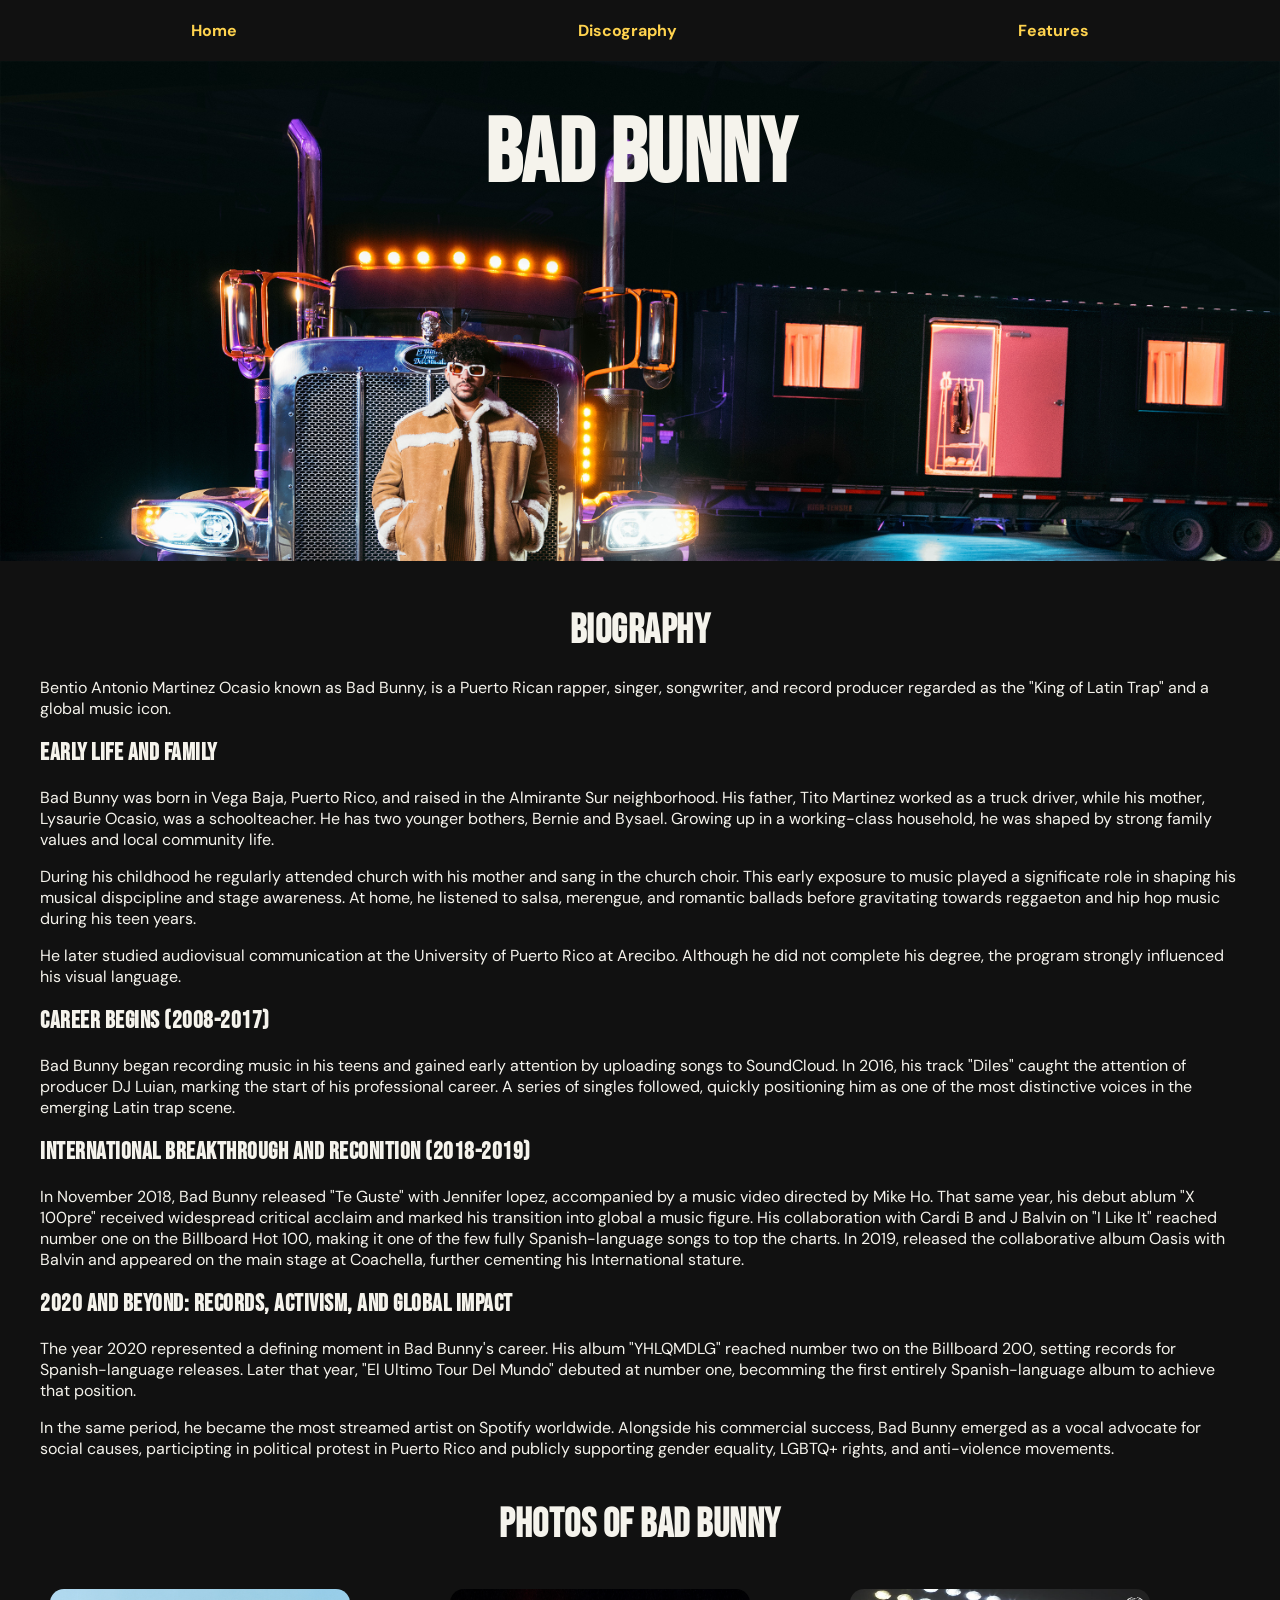
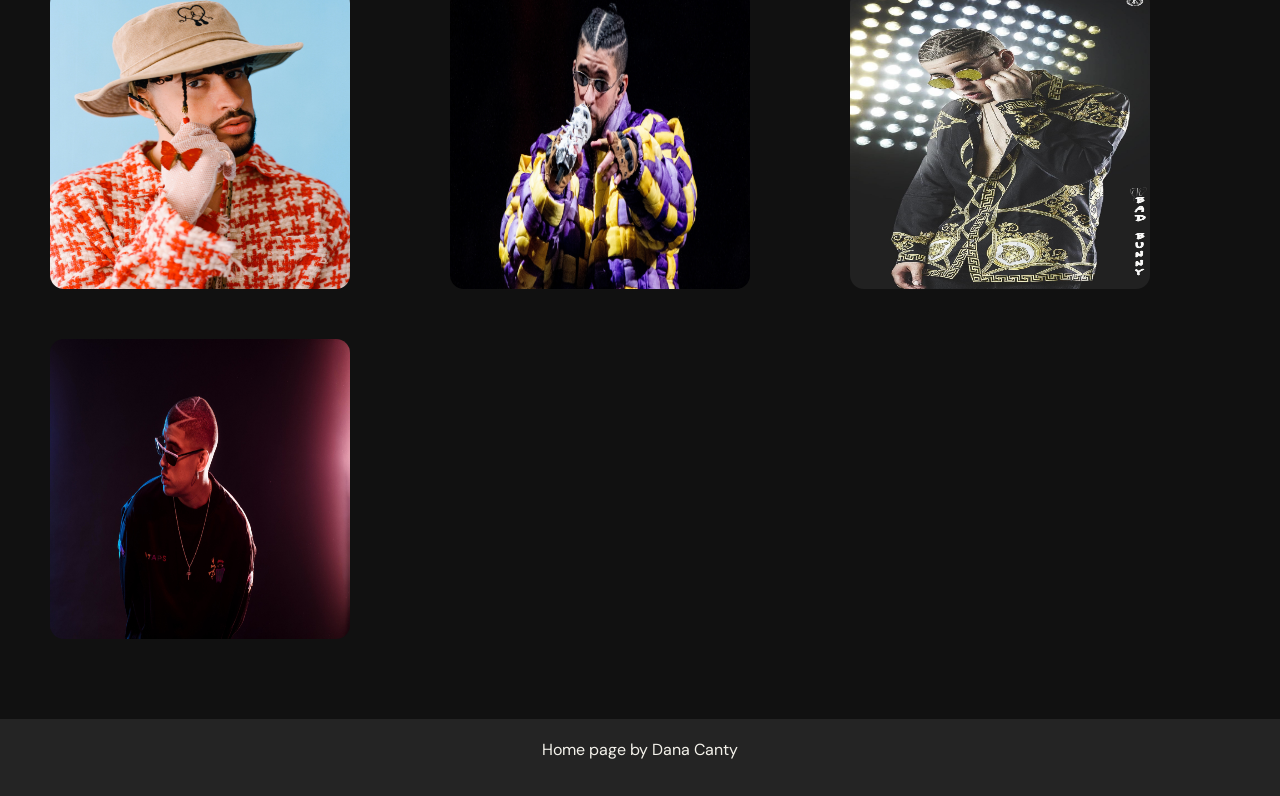
<file: index.html>
<!DOCTYPE html>
<html lang="en">
<head>
    <meta charset="UTF-8">
    <meta name="viewport" content="width=device-width, initial-scale=1.0">
    <title>Bad Bunny</title>
    <link rel="stylesheet" href="style.css">
</head>
<body>
    <nav class="main-nav">
        <a class="main-nav__link" href="index.html">Home</a>
        <a class="main-nav__link" href="discography.html">Discography</a>
        <a class="main-nav__link" href="features.html">Features</a>
    </nav>
    <header class="jumbotron">
        <p class="jumbotron__main-text">Bad Bunny</p>
    </header>
    <main class="main-content">
        <h2>Biography</h2>
        <p>
            Bentio Antonio Martinez Ocasio known as Bad Bunny, is a Puerto Rican rapper, singer, songwriter, and record producer regarded as the "King of Latin Trap" and a global music icon.
        </p>
        <h3>Early Life and Family</h3>
        <p>
            Bad Bunny was born in  Vega Baja, Puerto Rico, and raised in the Almirante Sur neighborhood. His father, Tito Martinez worked as a truck driver, while his mother, Lysaurie Ocasio, was a schoolteacher. He has two younger bothers, Bernie and Bysael. Growing up in a working-class household, he was shaped by strong family values and local community life.
        </p>
        <p>
            During his childhood he regularly attended church with his mother and sang in the church choir. This early exposure to music played a significate role in shaping his musical dispcipline and stage awareness. At home, he listened to salsa, merengue, and romantic ballads before gravitating towards reggaeton and hip hop music during his teen years.
        </p>
        <p>
            He later studied audiovisual communication at the University of Puerto Rico at Arecibo. Although he did not complete his degree, the program strongly influenced his visual language.
        </p>
        <h3>Career Begins (2008-2017)</h3>
        <p>
            Bad Bunny began recording music in his teens and gained early attention by uploading songs to SoundCloud. In 2016, his track "Diles" caught the attention of producer DJ Luian, marking the start of his professional career. A series of singles followed, quickly positioning him as one of the most distinctive voices in the emerging Latin trap scene.
        </p>
        <h3>International Breakthrough and Reconition (2018-2019)</h3>
        <p> 
            In November 2018, Bad Bunny released "Te Guste" with Jennifer lopez, accompanied by a music video directed by Mike Ho. That same year, his debut ablum "X 100pre" received widespread critical acclaim and marked his transition into global a music figure. His collaboration with Cardi B and J Balvin on "I Like It" reached number one on the Billboard Hot 100, making it one of the few fully Spanish-language songs to top the charts. In 2019, released the collaborative album Oasis with Balvin and appeared on the main stage at Coachella, further cementing his International stature.
        </p>
        <h3>2020 and Beyond: Records, Activism, and Global Impact</h3>
        <p>
            The year 2020 represented a defining moment in Bad Bunny's career. His album "YHLQMDLG" reached number two on the Billboard 200, setting records for Spanish-language releases. Later that year, "El Ultimo Tour Del Mundo" debuted at number one, becomming the first entirely Spanish-language album to achieve that position. 
        </p>
        <p>
            In the same period, he became the most streamed artist on Spotify worldwide. Alongside his commercial success, Bad Bunny emerged as a vocal advocate for social causes, participting in political protest in Puerto Rico and publicly supporting gender equality, LGBTQ+ rights, and anti-violence movements.
        </p>
        <div class="pics">
            <h2>Photos of Bad Bunny</h2>
        </div>
        <section class="image_container">
            <img class="image" src="pics/1605950-1800x2111-iphone-hd-bad-bunny-wallpaper.jpg" alt="">
            <img class="image" src="pics/bad-bunny-background-image.jpg" alt="">
            <img class="image" src="pics/bad-bunny-wallpaper-photo.jpg" alt="">
            <img class="image" src="pics/purple-bunny-photo.jpg" alt=""> 
        </section>
    </main>
    <footer class="footer">
        <p class="footer__credit">Home page by Dana Canty</p>
    </footer>
</body>
</html>
</file>
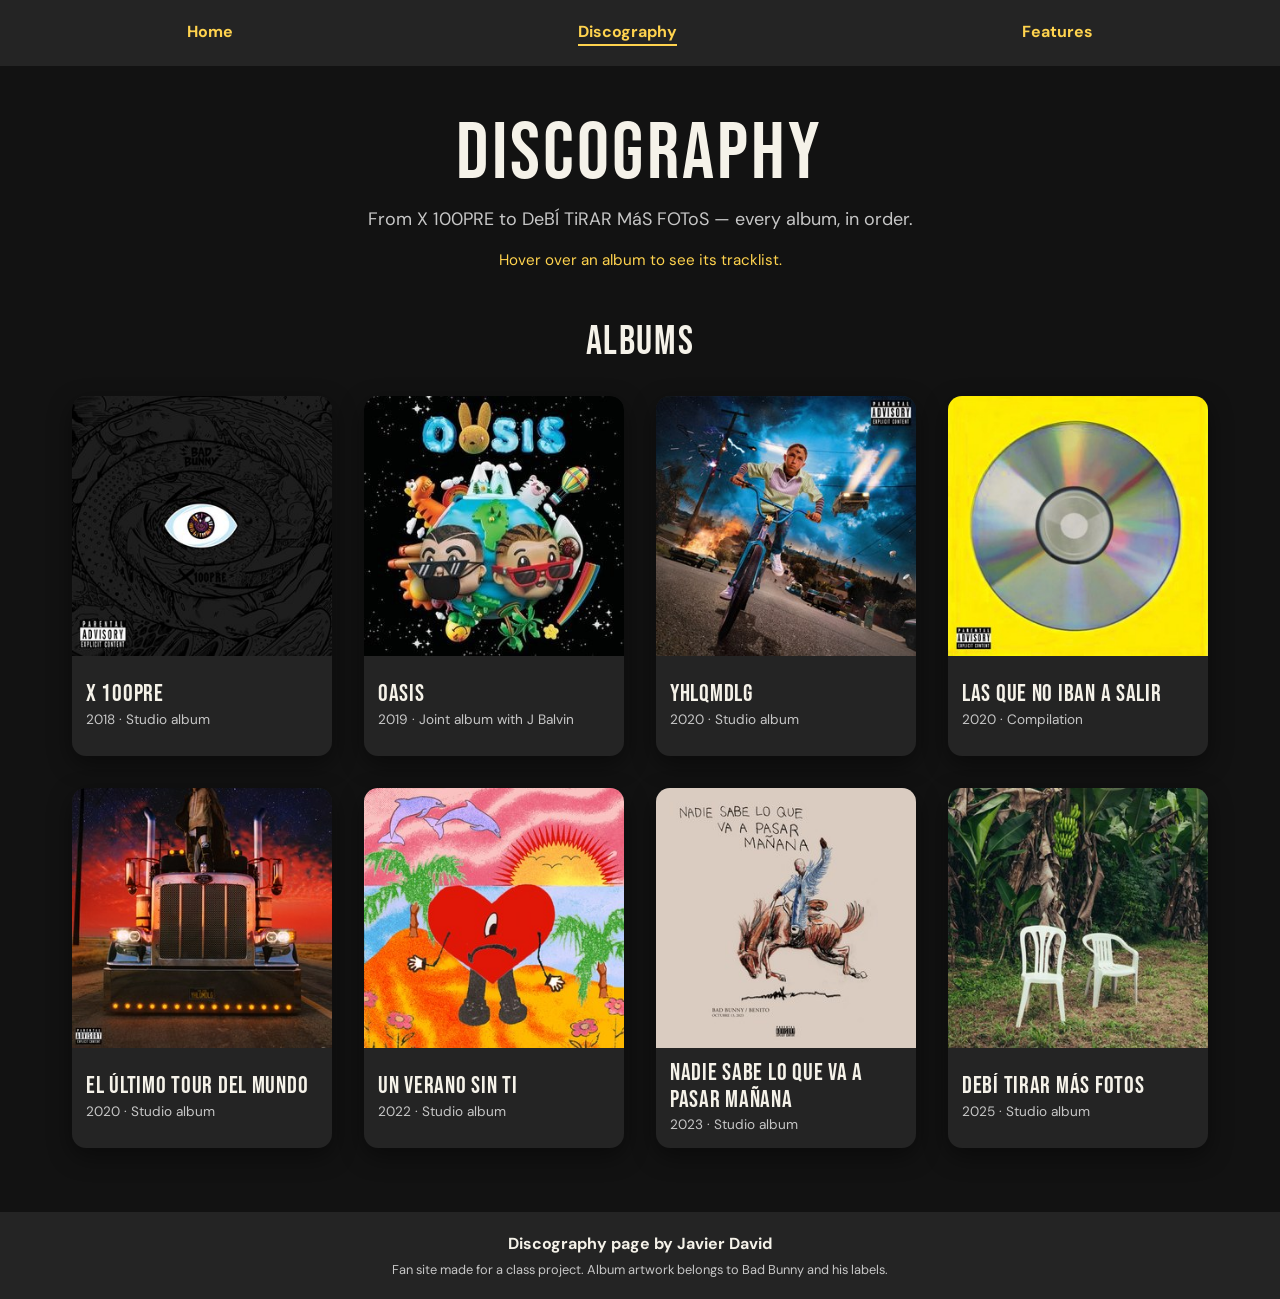
<file: discography.html>
<!DOCTYPE html>
<html lang="en">
<head>
    <meta charset="UTF-8">
    <meta name="viewport" content="width=device-width, initial-scale=1.0">
    <title>Discography | Bad Bunny</title>
    <link rel="preconnect" href="https://fonts.googleapis.com">
    <link rel="preconnect" href="https://fonts.gstatic.com" crossorigin>
    <link href="https://fonts.googleapis.com/css2?family=Bebas+Neue&family=DM+Sans:wght@400;500;700&display=swap" rel="stylesheet">
    <link rel="stylesheet" href="discography.css">
    <script src="discography.js" defer></script>
</head>
<body class="page">
    <nav class="main-nav" aria-label="Main">
        <a class="main-nav__link" href="index.html">Home</a>
        <a class="main-nav__link main-nav__link--active" href="discography.html" aria-current="page">Discography</a>
        <a class="main-nav__link" href="features.html">Features</a>
    </nav>

    <header class="page-header">
        <h1 class="page-header__title">Discography</h1>
        <p class="page-header__subtitle">From X 100PRE to DeBÍ TiRAR MáS FOToS &mdash; every album, in order.</p>
        <p class="page-header__hint">
            <span class="page-header__hint-text page-header__hint-text--hover">Hover over an album to see its tracklist.</span>
            <span class="page-header__hint-text page-header__hint-text--touch">Tap an album to flip it. Tap again to flip it back.</span>
        </p>
    </header>

    <main class="discography">
        <section class="discography__section" aria-labelledby="albums-heading">
            <h2 class="discography__heading" id="albums-heading">Albums</h2>
            <ul class="discography__grid">
                <li class="discography__item">
                    <article class="album" tabindex="0" aria-label="X 100PRE, 2018. Tap or press Enter to see the tracklist.">
                        <div class="album__inner">
                            <div class="album__face album__face--front">
                                <img class="album__cover" src="pics/discography/x100pre.jpg" alt="Album cover of X 100PRE" width="300" height="300">
                                <div class="album__caption">
                                    <h2 class="album__title">X 100PRE</h2>
                                    <p class="album__meta">2018 &middot; Studio album</p>
                                </div>
                            </div>
                            <div class="album__face album__face--back">
                                <h3 class="album__back-title">X 100PRE</h3>
                                <p class="album__meta album__meta--accent">2018 &middot; Studio album &middot; 15 tracks</p>
                                <p class="album__description">His debut studio album, released on Christmas Eve 2018. The “third eye” on the cover became a symbol he still brings to his live shows.</p>
                                <ol class="album__tracks">
                            <li class="album__track">Ni Bien Ni Mal</li>
                            <li class="album__track">200 MPH</li>
                            <li class="album__track">¿Quién Tú Eres?</li>
                            <li class="album__track">Caro</li>
                            <li class="album__track">Tenemos Que Hablar</li>
                            <li class="album__track">Otra Noche en Miami</li>
                            <li class="album__track">Ser Bichote</li>
                            <li class="album__track">Si Estuviésemos Juntos</li>
                            <li class="album__track">Solo de Mí</li>
                            <li class="album__track">Cuando Perriabas</li>
                            <li class="album__track">La Romana</li>
                            <li class="album__track">Como Antes</li>
                            <li class="album__track">RLNDT</li>
                            <li class="album__track">Estamos Bien</li>
                            <li class="album__track">MIA</li>
                                </ol>
                            </div>
                        </div>
                    </article>
                </li>
                <li class="discography__item">
                    <article class="album" tabindex="0" aria-label="OASIS, 2019. Tap or press Enter to see the tracklist.">
                        <div class="album__inner">
                            <div class="album__face album__face--front">
                                <img class="album__cover" src="pics/discography/oasis.jpg" alt="Album cover of OASIS" width="300" height="300">
                                <div class="album__caption">
                                    <h2 class="album__title">OASIS</h2>
                                    <p class="album__meta">2019 &middot; Joint album with J Balvin</p>
                                </div>
                            </div>
                            <div class="album__face album__face--back">
                                <h3 class="album__back-title">OASIS</h3>
                                <p class="album__meta album__meta--accent">2019 &middot; Joint album with J Balvin &middot; 8 tracks</p>
                                <p class="album__description">A surprise summer release with Colombian star J Balvin. Eight tracks of reggaeton built on their shared Caribbean roots.</p>
                                <ol class="album__tracks">
                            <li class="album__track">Mojaita</li>
                            <li class="album__track">Yo Le Llego</li>
                            <li class="album__track">Cuidao por Ahí</li>
                            <li class="album__track">Qué Pretendes</li>
                            <li class="album__track">La Canción</li>
                            <li class="album__track">Un Peso</li>
                            <li class="album__track">Odio</li>
                            <li class="album__track">Como un Bebé</li>
                                </ol>
                            </div>
                        </div>
                    </article>
                </li>
                <li class="discography__item">
                    <article class="album" tabindex="0" aria-label="YHLQMDLG, 2020. Tap or press Enter to see the tracklist.">
                        <div class="album__inner">
                            <div class="album__face album__face--front">
                                <img class="album__cover" src="pics/discography/yhlqmdlg.jpg" alt="Album cover of YHLQMDLG" width="300" height="300">
                                <div class="album__caption">
                                    <h2 class="album__title">YHLQMDLG</h2>
                                    <p class="album__meta">2020 &middot; Studio album</p>
                                </div>
                            </div>
                            <div class="album__face album__face--back">
                                <h3 class="album__back-title">YHLQMDLG</h3>
                                <p class="album__meta album__meta--accent">2020 &middot; Studio album &middot; 20 tracks</p>
                                <p class="album__description">His second studio album. The title stands for “Yo Hago Lo Que Me Da La Gana” — I do whatever I want — and it is a full-on tribute to classic perreo.</p>
                                <ol class="album__tracks">
                            <li class="album__track">Si Veo a Tu Mamá</li>
                            <li class="album__track">La Difícil</li>
                            <li class="album__track">Pero Ya No</li>
                            <li class="album__track">La Santa</li>
                            <li class="album__track">Yo Perreo Sola</li>
                            <li class="album__track">Bichiyal</li>
                            <li class="album__track">Soliá</li>
                            <li class="album__track">La Zona</li>
                            <li class="album__track">Qué Malo</li>
                            <li class="album__track">Vete</li>
                            <li class="album__track">Ignorantes</li>
                            <li class="album__track">A Tu Merced</li>
                            <li class="album__track">Una Vez</li>
                            <li class="album__track">Safaera</li>
                            <li class="album__track">25/8</li>
                            <li class="album__track">Está Cabrón Ser Yo</li>
                            <li class="album__track">Puesto Pa' Guerrial</li>
                            <li class="album__track">P FKN R</li>
                            <li class="album__track">Hablamos Mañana</li>
                            <li class="album__track">&lt;3</li>
                                </ol>
                            </div>
                        </div>
                    </article>
                </li>
                <li class="discography__item">
                    <article class="album" tabindex="0" aria-label="LAS QUE NO IBAN A SALIR, 2020. Tap or press Enter to see the tracklist.">
                        <div class="album__inner">
                            <div class="album__face album__face--front">
                                <img class="album__cover" src="pics/discography/las-que-no-iban-a-salir.jpg" alt="Album cover of LAS QUE NO IBAN A SALIR" width="300" height="300">
                                <div class="album__caption">
                                    <h2 class="album__title">LAS QUE NO IBAN A SALIR</h2>
                                    <p class="album__meta">2020 &middot; Compilation</p>
                                </div>
                            </div>
                            <div class="album__face album__face--back">
                                <h3 class="album__back-title">LAS QUE NO IBAN A SALIR</h3>
                                <p class="album__meta album__meta--accent">2020 &middot; Compilation &middot; 10 tracks</p>
                                <p class="album__description">“The ones that weren’t going to come out.” A surprise drop of leftover songs from the vault, released just a few months after YHLQMDLG.</p>
                                <ol class="album__tracks">
                            <li class="album__track">Si Ella Sale</li>
                            <li class="album__track">Más de una Cita</li>
                            <li class="album__track">Bye Me Fui</li>
                            <li class="album__track">Canción con Yandel</li>
                            <li class="album__track">Pa' Romperla</li>
                            <li class="album__track">Bad con Nicky</li>
                            <li class="album__track">Bendiciones</li>
                            <li class="album__track">Cómo Se Siente (Remix)</li>
                            <li class="album__track">Ronca Freestyle</li>
                            <li class="album__track">En Casita</li>
                                </ol>
                            </div>
                        </div>
                    </article>
                </li>
                <li class="discography__item">
                    <article class="album" tabindex="0" aria-label="EL ÚLTIMO TOUR DEL MUNDO, 2020. Tap or press Enter to see the tracklist.">
                        <div class="album__inner">
                            <div class="album__face album__face--front">
                                <img class="album__cover" src="pics/discography/el-ultimo-tour-del-mundo.jpg" alt="Album cover of EL ÚLTIMO TOUR DEL MUNDO" width="300" height="300">
                                <div class="album__caption">
                                    <h2 class="album__title">EL ÚLTIMO TOUR DEL MUNDO</h2>
                                    <p class="album__meta">2020 &middot; Studio album</p>
                                </div>
                            </div>
                            <div class="album__face album__face--back">
                                <h3 class="album__back-title">EL ÚLTIMO TOUR DEL MUNDO</h3>
                                <p class="album__meta album__meta--accent">2020 &middot; Studio album &middot; 16 tracks</p>
                                <p class="album__description">His darkest, most rock-influenced record. It made history as the first all-Spanish-language album to debut at No. 1 on the Billboard 200.</p>
                                <ol class="album__tracks">
                            <li class="album__track">El Mundo Es Mío</li>
                            <li class="album__track">Te Mudaste</li>
                            <li class="album__track">Hoy Cobré</li>
                            <li class="album__track">Maldita Pobreza</li>
                            <li class="album__track">La Noche de Anoche</li>
                            <li class="album__track">Te Deseo lo Mejor</li>
                            <li class="album__track">Yo Visto Así</li>
                            <li class="album__track">Haciendo Que Me Amas</li>
                            <li class="album__track">Booker T</li>
                            <li class="album__track">La Droga</li>
                            <li class="album__track">Dákiti</li>
                            <li class="album__track">Trellas</li>
                            <li class="album__track">Sorry Papi</li>
                            <li class="album__track">120</li>
                            <li class="album__track">Antes Que Se Acabe</li>
                            <li class="album__track">Cantares de Navidad</li>
                                </ol>
                            </div>
                        </div>
                    </article>
                </li>
                <li class="discography__item">
                    <article class="album" tabindex="0" aria-label="Un Verano Sin Ti, 2022. Tap or press Enter to see the tracklist.">
                        <div class="album__inner">
                            <div class="album__face album__face--front">
                                <img class="album__cover" src="pics/discography/un-verano-sin-ti.jpg" alt="Album cover of Un Verano Sin Ti" width="300" height="300">
                                <div class="album__caption">
                                    <h2 class="album__title">Un Verano Sin Ti</h2>
                                    <p class="album__meta">2022 &middot; Studio album</p>
                                </div>
                            </div>
                            <div class="album__face album__face--back">
                                <h3 class="album__back-title">Un Verano Sin Ti</h3>
                                <p class="album__meta album__meta--accent">2022 &middot; Studio album &middot; 23 tracks</p>
                                <p class="album__description">A Caribbean summer soundtrack mixing reggaeton, dembow, bomba and indie pop. It was the first Spanish-language album nominated for the Grammy for Album of the Year.</p>
                                <ol class="album__tracks">
                            <li class="album__track">Moscow Mule</li>
                            <li class="album__track">Después de la Playa</li>
                            <li class="album__track">Me Porto Bonito</li>
                            <li class="album__track">Tití Me Preguntó</li>
                            <li class="album__track">Un Ratito</li>
                            <li class="album__track">Yo No Soy Celoso</li>
                            <li class="album__track">Tarot</li>
                            <li class="album__track">Neverita</li>
                            <li class="album__track">La Corriente</li>
                            <li class="album__track">Efecto</li>
                            <li class="album__track">Party</li>
                            <li class="album__track">Aguacero</li>
                            <li class="album__track">Enséñame a Bailar</li>
                            <li class="album__track">Ojitos Lindos</li>
                            <li class="album__track">Dos Mil 16</li>
                            <li class="album__track">El Apagón</li>
                            <li class="album__track">Otro Atardecer</li>
                            <li class="album__track">Un Coco</li>
                            <li class="album__track">Andrea</li>
                            <li class="album__track">Me Fui de Vacaciones</li>
                            <li class="album__track">Un Verano Sin Ti</li>
                            <li class="album__track">Agosto</li>
                            <li class="album__track">Callaíta</li>
                                </ol>
                            </div>
                        </div>
                    </article>
                </li>
                <li class="discography__item">
                    <article class="album" tabindex="0" aria-label="nadie sabe lo que va a pasar mañana, 2023. Tap or press Enter to see the tracklist.">
                        <div class="album__inner">
                            <div class="album__face album__face--front">
                                <img class="album__cover" src="pics/discography/nadie-sabe-lo-que-va-a-pasar-manana.jpg" alt="Album cover of nadie sabe lo que va a pasar mañana" width="300" height="300">
                                <div class="album__caption">
                                    <h2 class="album__title">nadie sabe lo que va a pasar mañana</h2>
                                    <p class="album__meta">2023 &middot; Studio album</p>
                                </div>
                            </div>
                            <div class="album__face album__face--back">
                                <h3 class="album__back-title">nadie sabe lo que va a pasar mañana</h3>
                                <p class="album__meta album__meta--accent">2023 &middot; Studio album &middot; 22 tracks</p>
                                <p class="album__description">“Nobody knows what will happen tomorrow.” A return to his Latin trap roots, with answers to the critics who followed his rise to global fame.</p>
                                <ol class="album__tracks">
                            <li class="album__track">Nadie Sabe</li>
                            <li class="album__track">Mónaco</li>
                            <li class="album__track">Fina</li>
                            <li class="album__track">Hibiki</li>
                            <li class="album__track">Mr. October</li>
                            <li class="album__track">Cybertruck</li>
                            <li class="album__track">VOU 787</li>
                            <li class="album__track">Seda</li>
                            <li class="album__track">Gracias por Nada</li>
                            <li class="album__track">Teléfono Nuevo</li>
                            <li class="album__track">Baby Nueva</li>
                            <li class="album__track">Mercedes Carota</li>
                            <li class="album__track">Los Pits</li>
                            <li class="album__track">Vuelve Candy B</li>
                            <li class="album__track">Baticano</li>
                            <li class="album__track">No Me Quiero Casar</li>
                            <li class="album__track">Where She Goes</li>
                            <li class="album__track">Thunder y Lightning</li>
                            <li class="album__track">Perro Negro</li>
                            <li class="album__track">Europa :(</li>
                            <li class="album__track">Acho PR</li>
                            <li class="album__track">Un Preview</li>
                                </ol>
                            </div>
                        </div>
                    </article>
                </li>
                <li class="discography__item">
                    <article class="album" tabindex="0" aria-label="DeBÍ TiRAR MáS FOToS, 2025. Tap or press Enter to see the tracklist.">
                        <div class="album__inner">
                            <div class="album__face album__face--front">
                                <img class="album__cover" src="pics/discography/debi-tirar-mas-fotos.jpg" alt="Album cover of DeBÍ TiRAR MáS FOToS" width="300" height="300">
                                <div class="album__caption">
                                    <h2 class="album__title">DeBÍ TiRAR MáS FOToS</h2>
                                    <p class="album__meta">2025 &middot; Studio album</p>
                                </div>
                            </div>
                            <div class="album__face album__face--back">
                                <h3 class="album__back-title">DeBÍ TiRAR MáS FOToS</h3>
                                <p class="album__meta album__meta--accent">2025 &middot; Studio album &middot; 17 tracks</p>
                                <p class="album__description">“I should have taken more photos.” A love letter to Puerto Rico that blends reggaeton with salsa, plena and bomba, played with young musicians from the island.</p>
                                <ol class="album__tracks">
                            <li class="album__track">NUEVAYoL</li>
                            <li class="album__track">VOY A LLeVARTE PA PR</li>
                            <li class="album__track">BAILE INoLVIDABLE</li>
                            <li class="album__track">PERFuMITO NUEVO</li>
                            <li class="album__track">WELTiTA</li>
                            <li class="album__track">VeLDÁ</li>
                            <li class="album__track">EL CLúB</li>
                            <li class="album__track">KETU TeCRÉ</li>
                            <li class="album__track">BOKeTE</li>
                            <li class="album__track">KLOuFRENS</li>
                            <li class="album__track">TURiSTA</li>
                            <li class="album__track">CAFé CON RON</li>
                            <li class="album__track">PIToRRO DE COCO</li>
                            <li class="album__track">LO QUE LE PASÓ A HAWAii</li>
                            <li class="album__track">EoO</li>
                            <li class="album__track">DtMF</li>
                            <li class="album__track">LA MuDANZA</li>
                                </ol>
                            </div>
                        </div>
                    </article>
                </li>
            </ul>
        </section>
    </main>

    <footer class="footer">
        <p class="footer__credit">Discography page by Javier David</p>
        <p class="footer__note">Fan site made for a class project. Album artwork belongs to Bad Bunny and his labels.</p>
    </footer>
</body>
</html>
</file>
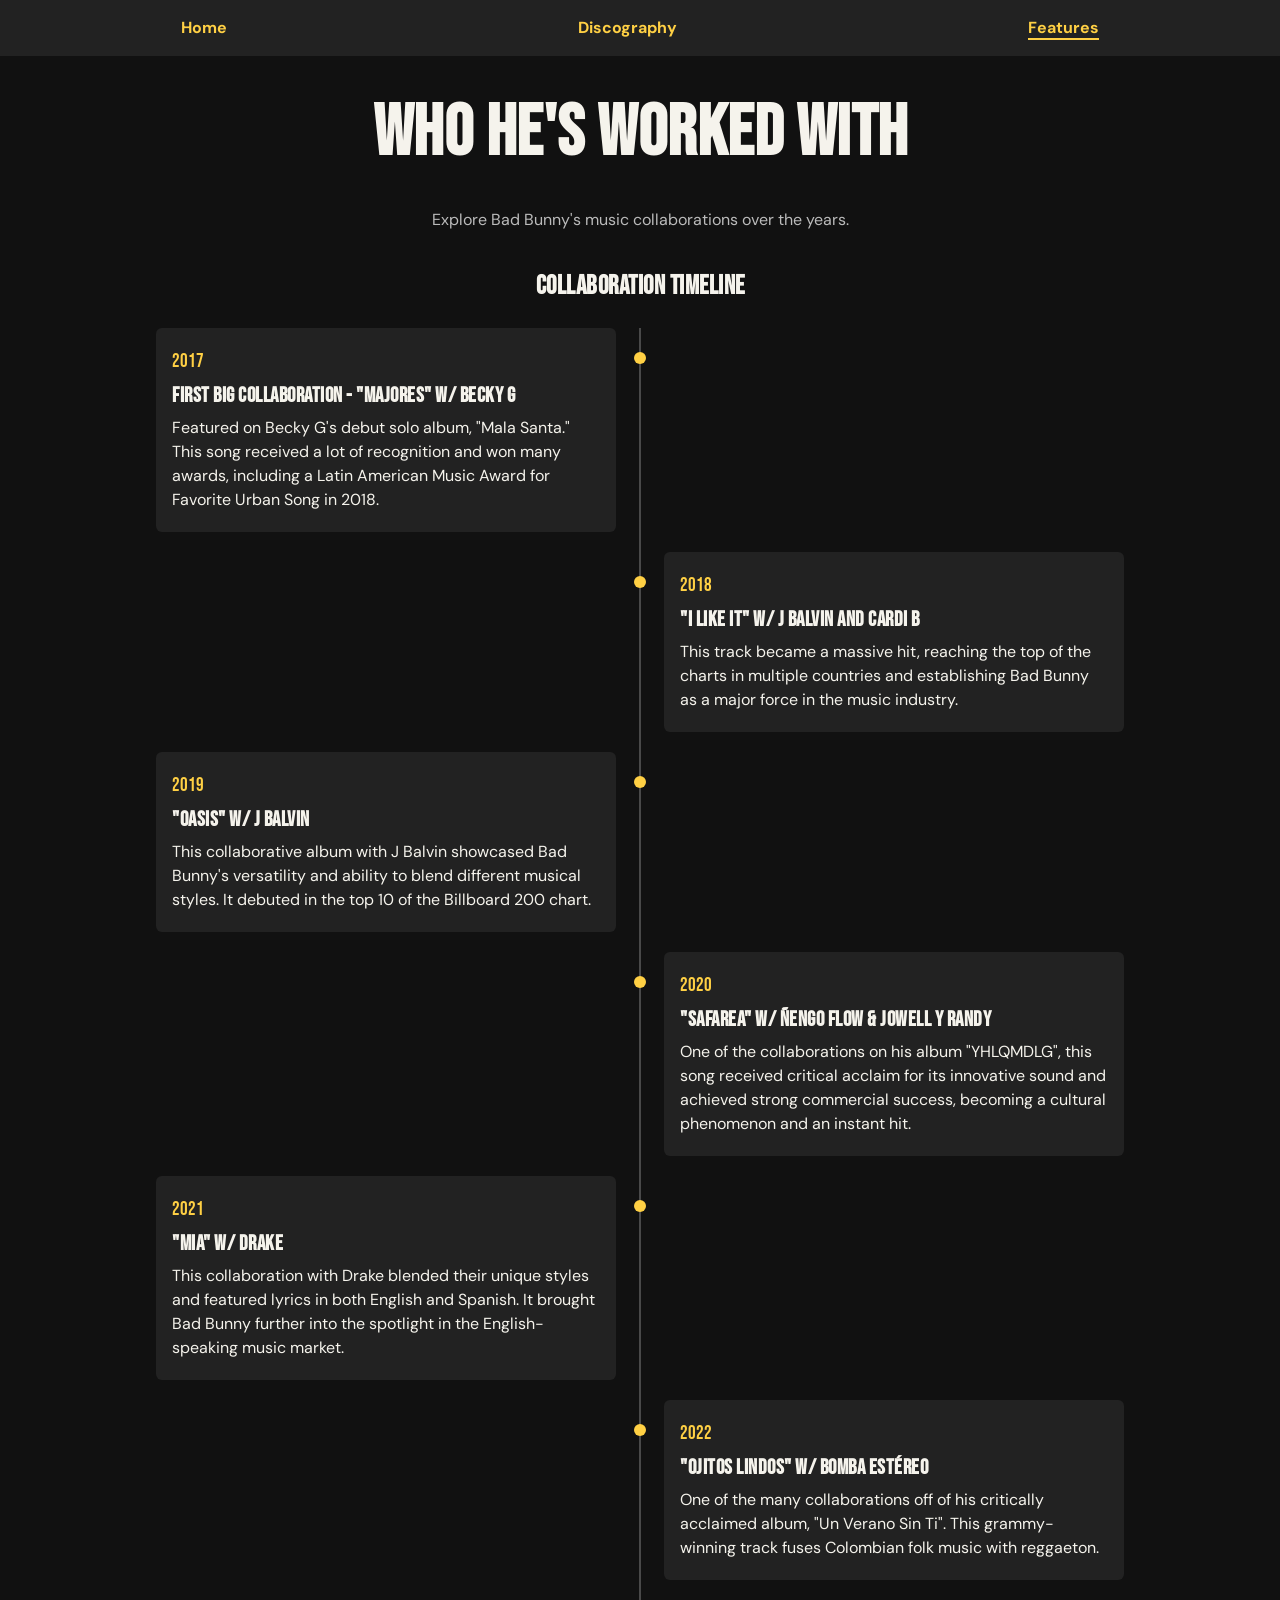
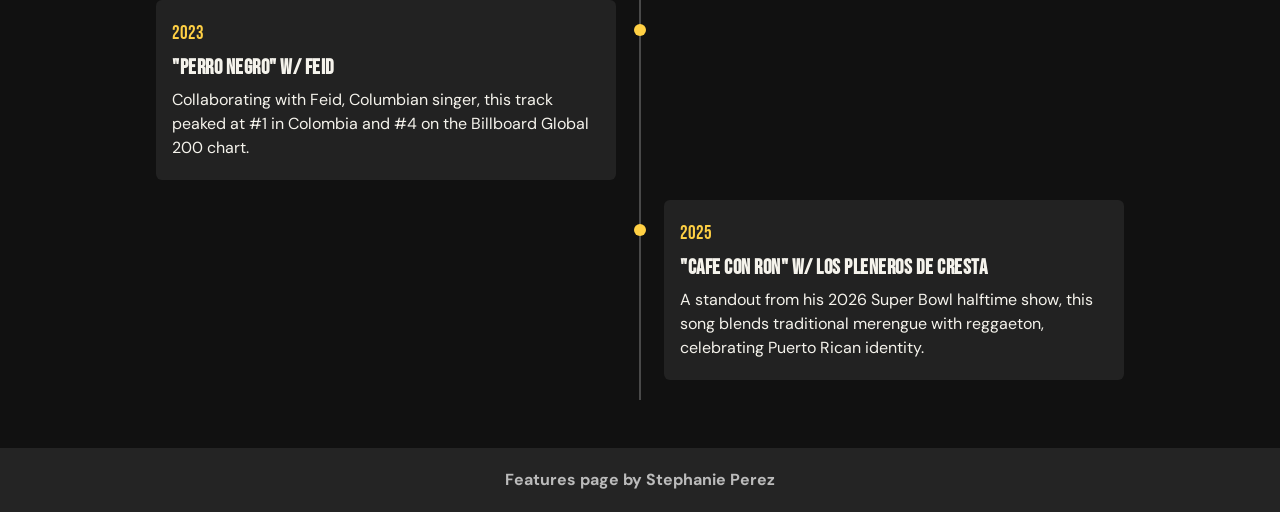
<file: features.html>
<!DOCTYPE html>
<html lang="en">
<head>
  <meta charset="UTF-8">
  <meta name="viewport" content="width=device-width, initial-scale=1.0">
  <title>Features | Bad Bunny</title>
  <link rel="stylesheet" href="styles.css">
</head>
<body>
  <header class="site-header">
    <nav class="nav" aria-label="Main navigation">
      <a class="nav__title" href="index.html">Bad Bunny</a>

      <button class="nav__toggle" type="button"
            aria-controls="nav-links"
            aria-expanded="false"
            aria-label="Open navigation menu">
          &#9776;
    </button>

    <ul class="nav__links" id="nav-links">
      <li><a class="nav__link" href="index.html">Home</a></li>
      <li><a class="nav__link" href="discography.html">Discography</a></li>
      <li>
        <a class="nav__link nav__link--active"
           href="features.html"
           aria-current="page">Features</a>
        </li>
      </ul>
    </nav>
  </header>

  <script>
  const nav = document.querySelector(".nav");
  const menuButton = document.querySelector(".nav__toggle");
  const menuLinks = document.querySelector("#nav-links");
  const phoneScreen = window.matchMedia("(max-width: 600px)");

  nav.classList.add("nav--enhanced");

  function resetMenu() {
    menuLinks.hidden = phoneScreen.matches;
    menuButton.setAttribute("aria-expanded", "false");
    menuButton.setAttribute("aria-label", "Open navigation menu");
  }

  menuButton.addEventListener("click", () => {
    const isOpen = menuButton.getAttribute("aria-expanded") === "true";
    menuLinks.hidden = isOpen;
    menuButton.setAttribute("aria-expanded", String(!isOpen));
    menuButton.setAttribute(
      "aria-label",
      isOpen ? "Open navigation menu" : "Close navigation menu"
    );
  });

  phoneScreen.addEventListener("change", resetMenu);
  resetMenu();
</script>

  <main class="features">
    <h1 class="features__heading">Who He's Worked With</h1>
    <p class="features__intro">
      Explore Bad Bunny's music collaborations over the years.
    </p>

    <section aria-labelledby="timeline-heading">
      <h2 id="timeline-heading">Collaboration Timeline</h2>

      <ol class="timeline">
        <li class="timeline__item">
          <article class="card">
            <p class="timeline__year">2017</p>
            <h3>First Big Collaboration - "Majores" w/ Becky G</h3>
            <p>Featured on Becky G's debut solo album, "Mala Santa." This song received a lot of recognition and won many awards, including a Latin American Music Award for Favorite Urban Song in 2018.</p>
          </article>
        </li>

        <li class="timeline__item">
          <article class="card">
            <p class="timeline__year">2018</p>
            <h3>"I Like It" w/ J Balvin and Cardi B</h3>
            <p>This track became a massive hit, reaching the top of the charts in multiple countries and establishing Bad Bunny as a major force in the music industry.</p>
          </article>
        </li>

        <li class="timeline__item">
          <article class="card">
            <p class="timeline__year">2019</p>
            <h3>"Oasis" w/ J Balvin</h3>
            <p>This collaborative album with J Balvin showcased Bad Bunny's versatility and ability to blend different musical styles. It debuted in the top 10 of the Billboard 200 chart.</p>
          </article>
        </li>

        <li class="timeline__item">
          <article class="card">
            <p class="timeline__year">2020</p>
            <h3>"Safarea" w/ Ñengo Flow & Jowell y Randy</h3>
            <p>One of the collaborations on his album "YHLQMDLG", this song received critical acclaim for its innovative sound and achieved strong commercial success, becoming a cultural phenomenon and an instant hit.</p>
          </article>
        </li>

         <li class="timeline__item">
          <article class="card">
            <p class="timeline__year">2021</p>
            <h3>"Mia" w/ Drake</h3>
            <p>This collaboration with Drake blended their unique styles and featured lyrics in both English and Spanish. It brought Bad Bunny further into the spotlight in the English-speaking music market.</p>
          </article>
        </li>

        <li class="timeline__item">
          <article class="card">
            <p class="timeline__year">2022</p>
            <h3>"Ojitos Lindos" w/ Bomba Estéreo </h3>
            <p>One of the many collaborations off of his critically acclaimed album, "Un Verano Sin Ti". This grammy-winning track fuses Colombian folk music with reggaeton.</p>
          </article>
        </li>
        
        <li class="timeline__item">
          <article class="card">
            <p class="timeline__year">2023</p>
            <h3>"Perro Negro" w/ Feid</h3>
            <p>Collaborating with Feid, Columbian singer, this track peaked at #1 in Colombia and #4 on the Billboard Global 200 chart.</p>
          </article>
        </li>

        <li class="timeline__item">
          <article class="card">
            <p class="timeline__year">2025</p>
            <h3>"CAFe CON RON" w/ Los Pleneros de Cresta</h3>
            <p>A standout from his 2026 Super Bowl halftime show, this song blends traditional merengue with reggaeton, celebrating Puerto Rican identity.</p>
          </article>
        </li>
        

      </ol>
    </section>
  </main>

  <footer class="site-footer">
        <p class="footer__credit">Features page by Stephanie Perez</p>
    </footer>
  </footer>
</body>
</html>
</file>
<file: style.css>
@import url('https://fonts.googleapis.com/css2?family=Bebas+Neue&family=DM+Sans:wght@400;600;700&display=swap');
* {
    margin: 0;
    box-sizing: border-box;
}
body {
    background-color: #111111;
    color: #f5f3ec;
    font-family: 'DM Sans', sans-serif;
    box-sizing: border-box;
    min-width: 100vw;
    display: grid;
    grid-template-areas: 
    'nav'
    'jumbo'
    'main'
    'pics'
    'photo'
    'footer';
    grid-template-columns: 1fr;
}

.main-nav {
    grid-area: nav;
    padding: 20px;
    display: flex;
    justify-content: space-around;
}
.main-nav__link {
    text-decoration-line: none;
    color: #FFD34E;
    font-weight: bold;
    font-family: 'DM Sans', sans-serif;
}
.main-nav__link:hover {
    text-decoration-line: underline;
    color: #F5F5F9;
}
.jumbotron {
    grid-area: jumbo;
    background-blend-mode: lighten;
    background-image: url(pics/1606052-3000x2000-desktop-hd-bad-bunny-wallpaper-photo.jpg);
    background-repeat: no-repeat;
    background-size: cover;
    height: 500px;
    display: grid;
    justify-items: center;
}
.jumbotron__main-text {
    font-size: 90px;
    font-weight: bold;
    font-family: system-ui, -apple-system, BlinkMacSystemFont, 'Segoe UI', Roboto, Oxygen, Ubuntu, Cantarell, 'Open Sans', 'Helvetica Neue', sans-serif;
    padding-top: 40px;
}
.jumbotron__sub-text {
    font-size: 48px;
    font-weight: bold;
    font-family: system-ui, -apple-system, BlinkMacSystemFont, 'Segoe UI', Roboto, Oxygen, Ubuntu, Cantarell, 'Open Sans', 'Helvetica Neue', sans-serif;
    padding-top: 20vh;
}
.main-content {
    grid-area: main;
    font-size: 1rem;
    padding: 40px;
}
h2 {
    font-size: 2.5rem;
    line-height: 1.5;
    text-align: center;
    margin-block-end: 1rem;
}
h3 {
    font-size: 1.5rem;
    line-height: 1.5;
    margin-block-end: 1rem;
}
p {
    margin-block-end: 1rem;
}
.pics {
    grid-area: pics;
    padding-top: 20px;
}
.image_container {
    grid-area: photo;
    display:grid;
    grid-template-columns: repeat(auto-fill, minmax(320px, 1fr));
    grid-auto-rows: 350px;
    margin-top: 24px;
}
.image {
    display: grid;
    height: 300px;
    width: 300px;
    border-radius: 14px;
    margin: 10px;
}
.footer {
    grid-area: footer;
    display: flex;
    align-items: center;
    justify-content: center;
    background-color: #242424;
    padding: 20px;
}

@media screen and (max-width: 600px) {
    body {
        min-width: 100%;
        grid-template-areas: 
        'jumbo'
        'nav'
        'main'
        'pics'
        'photo'
        'footer';
        grid-template-columns: 1fr;
    }
    .main-nav {
        width: 90vw;
        min-width: max-content;
        font-size: larger;
    }
    .jumbotron {
        background-size:cover;
        height: 300px;
    }
    .jumbotron__main-text {
        font-size: 48px;
        padding: 10px;
    }
    .jumbotron__sub-text {
        font-size: 24px;
        text-align: center;
        padding: 40px 20px 0px 20px;
    }
    .image_container {
        grid-auto-flow: row;
        justify-items: center;
        align-items: center;
    }

}
.jumbotron__main-text,
.jumbotron__sub-text,
h1,
h2,
h3,
h4,
h5,
h6 {
  font-family: 'Bebas Neue', sans-serif;
  letter-spacing: 0.5px;
}
.site-footer {
  background-color: #242424;
  color: #f5f3ec;
  padding: 20px;
  margin: 0;
  max-width: none;
  border: 0;
  text-align: center;
  font-family: 'DM Sans', sans-serif;
}

.site-footer .footer__credit {
  margin: 0;
  font-size: 1rem;
  font-weight: 700;
}
</file>
<file: discography.css>
/* ==========================================================
   Bad Bunny fan site: Discography page
   Colors and fonts follow the group style guide:
   background #121212, cards/nav #242424, accent #FFD34E,
   headings Bebas Neue #F5F2E9, body DM Sans #C7C7C7
   ========================================================== */

:root {
    --color-background: #121212;
    --color-surface: #242424;
    --color-accent: #FFD34E;
    --color-heading: #F5F2E9;
    --color-text: #C7C7C7;

    --font-heading: 'Bebas Neue', Impact, 'Arial Narrow', sans-serif;
    --font-body: 'DM Sans', Helvetica, Arial, sans-serif;

    --card-width: 260px;
    --card-height: 360px;
    --flip-speed: 0.6s;
}

*,
*::before,
*::after {
    box-sizing: border-box;
}

body {
    margin: 0;
}

/* ---------- Page ---------- */

.page {
    min-height: 100vh;
    display: flex;
    flex-direction: column;
    background-color: var(--color-background);
    color: var(--color-text);
    font-family: var(--font-body);
    line-height: 1.5;
}

/* ---------- Navigation (same class names as the homepage) ---------- */

.main-nav {
    display: flex;
    justify-content: space-around;
    flex-wrap: wrap;
    gap: 12px;
    padding: 20px;
    background-color: var(--color-surface);
}

.main-nav__link {
    color: var(--color-accent);
    font-family: var(--font-body);
    font-weight: 700;
    text-decoration: none;
    border-bottom: 2px solid transparent;
    transition: color 0.25s ease, border-color 0.25s ease;
}

.main-nav__link:hover,
.main-nav__link:focus-visible {
    color: var(--color-heading);
    border-bottom-color: var(--color-accent);
}

.main-nav__link--active {
    border-bottom-color: var(--color-accent);
}

/* ---------- Page header ---------- */

.page-header {
    padding: 48px 24px 16px;
    text-align: center;
}

.page-header__title {
    margin: 0;
    color: var(--color-heading);
    font-family: var(--font-heading);
    font-size: 5rem;
    font-weight: 400;
    letter-spacing: 0.04em;
    line-height: 1;
}

.page-header__subtitle {
    max-width: 600px;
    margin: 12px auto 0;
    font-size: 1.125rem;
}

.page-header__hint {
    margin: 16px 0 0;
    color: var(--color-accent);
    font-size: 0.95rem;
}

/* Show the hint that matches the device: mouse or touch screen */
.page-header__hint-text--touch {
    display: none;
}

@media (hover: none) {
    .page-header__hint-text--hover {
        display: none;
    }

    .page-header__hint-text--touch {
        display: inline;
    }
}

.page--touch .page-header__hint-text--hover {
    display: none;
}

.page--touch .page-header__hint-text--touch {
    display: inline;
}

/* ---------- Discography grid (flexbox) ---------- */

.discography {
    flex: 1;
    padding: 24px 24px 64px;
}

.discography__heading {
    margin: 0 0 24px;
    color: var(--color-heading);
    font-family: var(--font-heading);
    font-size: 2.5rem;
    font-weight: 400;
    letter-spacing: 0.04em;
    text-align: center;
}

.discography__grid {
    display: flex;
    flex-wrap: wrap;
    justify-content: center;
    gap: 32px;
    max-width: 1200px;
    margin: 0 auto;
    padding: 0;
    list-style: none;
}

/* Cards rise into place one after another when the page loads */
.discography__item {
    animation: album-rise 0.7s ease-out both;
}

.discography__item:nth-child(2) { animation-delay: 0.08s; }
.discography__item:nth-child(3) { animation-delay: 0.16s; }
.discography__item:nth-child(4) { animation-delay: 0.24s; }
.discography__item:nth-child(5) { animation-delay: 0.32s; }
.discography__item:nth-child(6) { animation-delay: 0.40s; }
.discography__item:nth-child(7) { animation-delay: 0.48s; }
.discography__item:nth-child(8) { animation-delay: 0.56s; }

@keyframes album-rise {
    from {
        opacity: 0;
        transform: translateY(32px);
    }

    to {
        opacity: 1;
        transform: translateY(0);
    }
}

/* ---------- Flip card ---------- */

.album {
    width: var(--card-width);
    height: var(--card-height);
    perspective: 1200px;
    cursor: pointer;
    border-radius: 14px;
    outline: none;
    -webkit-tap-highlight-color: transparent;
}

.album:focus-visible {
    box-shadow: 0 0 0 3px var(--color-accent);
}

.album__inner {
    position: relative;
    width: 100%;
    height: 100%;
    transform-style: preserve-3d;
    transition: transform var(--flip-speed) ease;
}

/* Mouse users: flip on hover. Touch and keyboard users: flip with a tap or Enter
   (discography.js adds the album--flipped class). */
@media (hover: hover) {
    .page:not(.page--touch) .album:hover .album__inner {
        transform: rotateY(180deg);
    }
}

.album--flipped .album__inner {
    transform: rotateY(180deg);
}

.album__face {
    position: absolute;
    inset: 0;
    border-radius: 14px;
    overflow: hidden;
    background-color: var(--color-surface);
    -webkit-backface-visibility: hidden;
    backface-visibility: hidden;
    box-shadow: 0 8px 24px rgba(0, 0, 0, 0.45);
}

.album__face--front {
    display: flex;
    flex-direction: column;
}

.album__face--back {
    display: flex;
    flex-direction: column;
    padding: 18px 18px 12px;
    transform: rotateY(180deg);
    border-top: 4px solid var(--color-accent);
}

.album__cover {
    display: block;
    width: 100%;
    height: auto;
    aspect-ratio: 1 / 1;
    object-fit: cover;
}

.album__caption {
    flex: 1;
    display: flex;
    flex-direction: column;
    justify-content: center;
    padding: 8px 14px;
}

.album__title,
.album__back-title {
    margin: 0;
    color: var(--color-heading);
    font-family: var(--font-heading);
    font-weight: 400;
    letter-spacing: 0.03em;
    line-height: 1.1;
}

.album__title {
    font-size: 1.5rem;
    display: -webkit-box;
    -webkit-box-orient: vertical;
    -webkit-line-clamp: 2;
    line-clamp: 2;
    overflow: hidden;
}

.album__back-title {
    font-size: 1.6rem;
}

.album__meta {
    margin: 2px 0 0;
    font-size: 0.85rem;
}

.album__meta--accent {
    color: var(--color-accent);
}

.album__description {
    margin: 10px 0;
    font-size: 0.85rem;
    line-height: 1.4;
}

.album__tracks {
    flex: 1;
    margin: 0;
    padding: 8px 4px 0 28px;
    overflow-y: auto;
    border-top: 1px solid #3a3a3a;
    font-size: 0.85rem;
    -webkit-overflow-scrolling: touch;
    scrollbar-width: thin;
    scrollbar-color: var(--color-accent) transparent;
}

.album__track {
    padding: 2px 0;
}

.album__track::marker {
    color: var(--color-accent);
}

/* ---------- Footer ---------- */

.footer {
    padding: 20px;
    background-color: var(--color-surface);
    text-align: center;
}

.footer__credit {
    margin: 0;
    color: var(--color-heading);
    font-weight: 700;
}

.footer__note {
    margin: 4px 0 0;
    font-size: 0.8rem;
}

/* ---------- Tablet ---------- */

@media screen and (max-width: 900px) {
    .page-header__title {
        font-size: 4rem;
    }

    .discography__grid {
        gap: 24px;
    }
}

/* ---------- Phone ---------- */

@media screen and (max-width: 600px) {
    :root {
        --card-width: min(320px, 100%);
        --card-height: 440px;
    }

    .main-nav {
        justify-content: center;
        gap: 24px;
        padding: 16px;
    }

    .page-header {
        padding: 32px 16px 8px;
    }

    .page-header__title {
        font-size: 3.25rem;
    }

    .page-header__subtitle {
        font-size: 1rem;
    }

    .discography {
        padding: 16px 16px 48px;
    }

    .discography__item {
        width: 100%;
        display: flex;
        justify-content: center;
    }

    .album__title {
        font-size: 1.75rem;
    }
}

/* Respect people who turn off motion in their device settings */
@media (prefers-reduced-motion: reduce) {
    .discography__item {
        animation: none;
    }

    .album__inner,
    .main-nav__link {
        transition: none;
    }
}
</file>
<file: styles.css>
@import url('https://fonts.googleapis.com/css2?family=Bebas+Neue&family=DM+Sans:wght@400;600;700&display=swap');

:root {
  --color-bg: #111111;
  --color-card: #222222;
  --color-accent: #ffd044;
  --color-text: #f5f3ec;
  --color-muted: #bbbbbb;
  --color-border: #494949;
  --font-heading: 'Bebas Neue', sans-serif;
  --font-body: 'DM Sans', sans-serif;
}

* {
  box-sizing: border-box;
}

body {
  margin: 0;
  background-color: var(--color-bg);
  color: var(--color-text);
  font-family: var(--font-body);
  line-height: 1.5;
}

h1,
h2,
h3 {
  font-family: var(--font-heading);
  letter-spacing: 0.5px;
}

/* Header and navigation */
.site-header {
  max-width: 1000px;
  margin: 1.5rem auto 0;
  padding: 0 1rem;
}

.nav {
  display: flex;
  justify-content: space-between;
  align-items: center;
  flex-wrap: wrap;
  gap: 1rem;
  padding: 1rem;
  background-color: var(--color-card);
  border-radius: 6px;
}

.nav__title {
  color: var(--color-text);
  font-family: var(--font-heading);
  font-size: 1.5rem;
  text-decoration: none;
}

.nav__links {
  display: flex;
  flex-wrap: wrap;
  gap: 1.25rem;
  margin: 0;
  padding: 0;
  list-style: none;
}

.nav__link {
  color: var(--color-muted);
  text-decoration: none;
  transition: color 0.2s ease;
}

.nav__link:hover,
.nav__link:focus-visible {
  color: var(--color-accent);
}

.nav__link--active {
  color: var(--color-accent);
  border-bottom: 2px solid var(--color-accent);
}

/* Features page */
.features {
  max-width: 1000px;
  margin: 0 auto;
  padding: 1.5rem 1rem 2rem;
}

.features__heading {
  margin: 0 0 0.5rem;
  font-size: 2.5rem;
}

.features__intro {
  margin: 0 0 1.5rem;
  padding: 0.75rem;
  border: 1px dashed var(--color-accent);
  border-radius: 5px;
  color: var(--color-accent);
}

.features h2 {
  font-size: 1.6rem;
}

/* Timeline */
.timeline {
  position: relative;
  margin: 1rem 0;
  padding: 0;
  list-style: none;
}

.timeline::before {
  content: '';
  position: absolute;
  top: 0;
  bottom: 0;
  left: 50%;
  width: 2px;
  background-color: var(--color-border);
  transform: translateX(-50%);
}

.timeline__item {
  position: relative;
  width: 50%;
  padding-bottom: 1.25rem;
}

.timeline__item:nth-child(odd) {
  padding-right: 1.5rem;
}

.timeline__item:nth-child(even) {
  margin-left: 50%;
  padding-left: 1.5rem;
}

/* Yellow markers */
.timeline__item::before {
  content: '';
  position: absolute;
  top: 1.5rem;
  z-index: 1;
  width: 12px;
  height: 12px;
  border-radius: 50%;
  background-color: var(--color-accent);
}

.timeline__item:nth-child(odd)::before {
  right: -6px;
}

.timeline__item:nth-child(even)::before {
  left: -6px;
}

.card {
  padding: 1rem;
  border-radius: 6px;
  background-color: var(--color-card);
}

.card h3 {
  margin: 0.25rem 0;
  font-size: 1.3rem;
}

.card p {
  margin: 0.25rem 0;
}

.timeline__year {
  color: var(--color-accent);
  font-family: var(--font-heading);
  font-size: 1.2rem;
}

/* Footer */
.site-footer {
  display: flex;
  justify-content: space-between;
  flex-wrap: wrap;
  gap: 0.5rem;
  max-width: 968px;
  margin: 0 auto;
  padding: 1rem 0;
  border-top: 1px solid var(--color-border);
  color: var(--color-muted);
  font-size: 0.85rem;
}

.site-footer p {
  margin: 0;
}

/* Phone layout */
@media (max-width: 600px) {
  .timeline::before {
    left: 6px;
    transform: none;
  }

  .timeline__item,
  .timeline__item:nth-child(odd),
  .timeline__item:nth-child(even) {
    width: 100%;
    margin-left: 0;
    padding-right: 0;
    padding-left: 2rem;
  }

  .timeline__item:nth-child(odd)::before,
  .timeline__item:nth-child(even)::before {
    right: auto;
    left: 1px;
  }

  .site-footer {
    margin: 0 1rem;
  }
  }
  
  .nav__toggle {
    display: none;
  }

  .nav .nav__links[hidden] {
    display: none;
  }

  @media (max-width: 600px) {
  .nav--enhanced .nav__toggle {
    display: block;
    background: transparent;
    border: 0;
    color: var(--color-text);
    font-size: 1.5rem;
    cursor: pointer;
  }

  .nav .nav__links {
    flex-basis: 100%;
    flex-direction: column;
    align-items: flex-start;
    gap: 0.75rem;
    padding-top: 1rem;
  }
}

@media (min-width: 601px) {
  .site-header {
    max-width: none;
    margin: 0;
    padding: 0;
  }

  .nav {
    border-radius: 0;
  }

  .nav__title {
    display: none;
  }

  .nav__links {
    width: 100%;
    justify-content: space-around;
    font-weight: 700;
  }

  .nav__link {
    color: var(--color-accent);
  }

  .features__heading {
    text-align: center;
    font-size: 4.5rem;
  }

  .features__intro {
    text-align: center;
    border: 0;
    color: var(--color-muted);
  }

  .features h2 {
    text-align: center;
  }
}
.site-footer {
  display: flex;
  flex-direction: column;
  align-items: center;
  gap: 0.4rem;
  max-width: none;
  margin: 0;
  padding: 20px;
  border: 0;
  background-color: #242424;
  text-align: center;
  font-family: 'DM Sans', sans-serif;
}

.site-footer p {
  margin: 0;
  font-size: 0.85rem;
}

.site-footer .footer__credit {
  font-size: 1rem;
  font-weight: 700;
}
</file>
